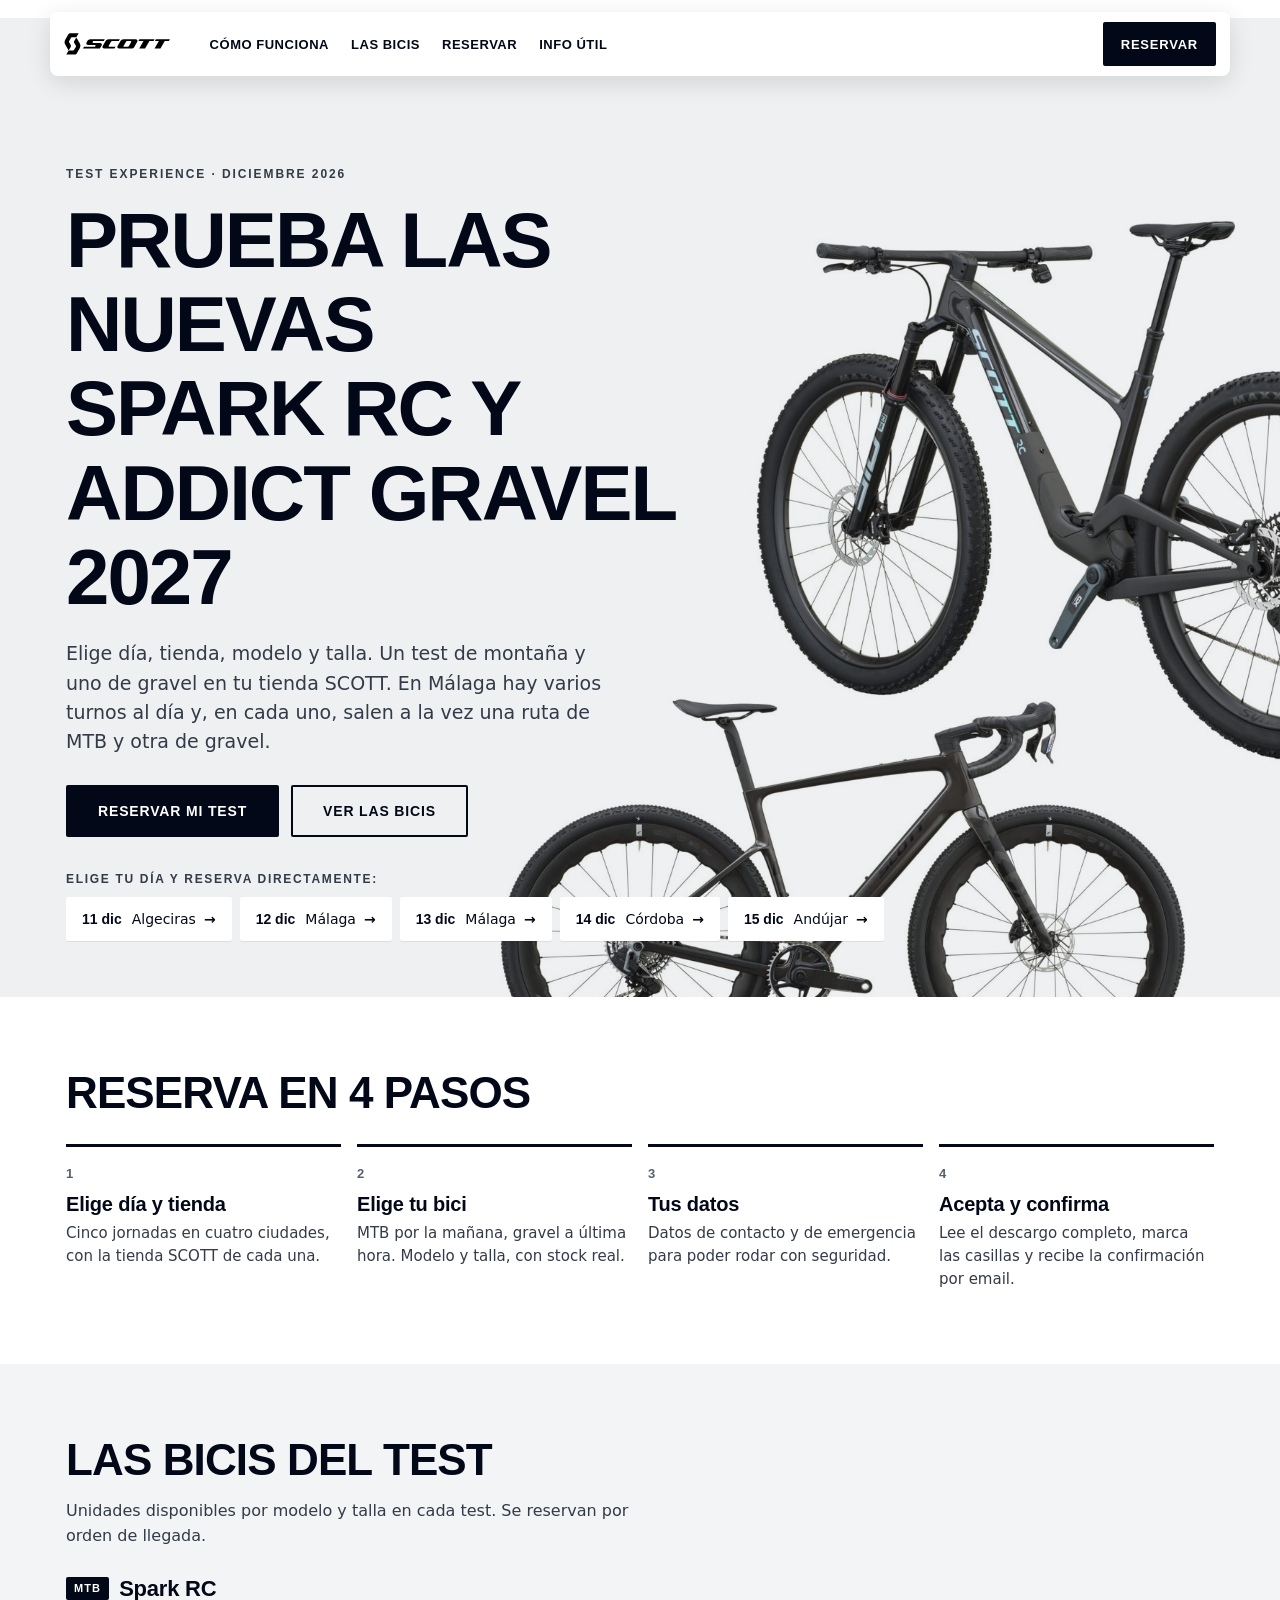
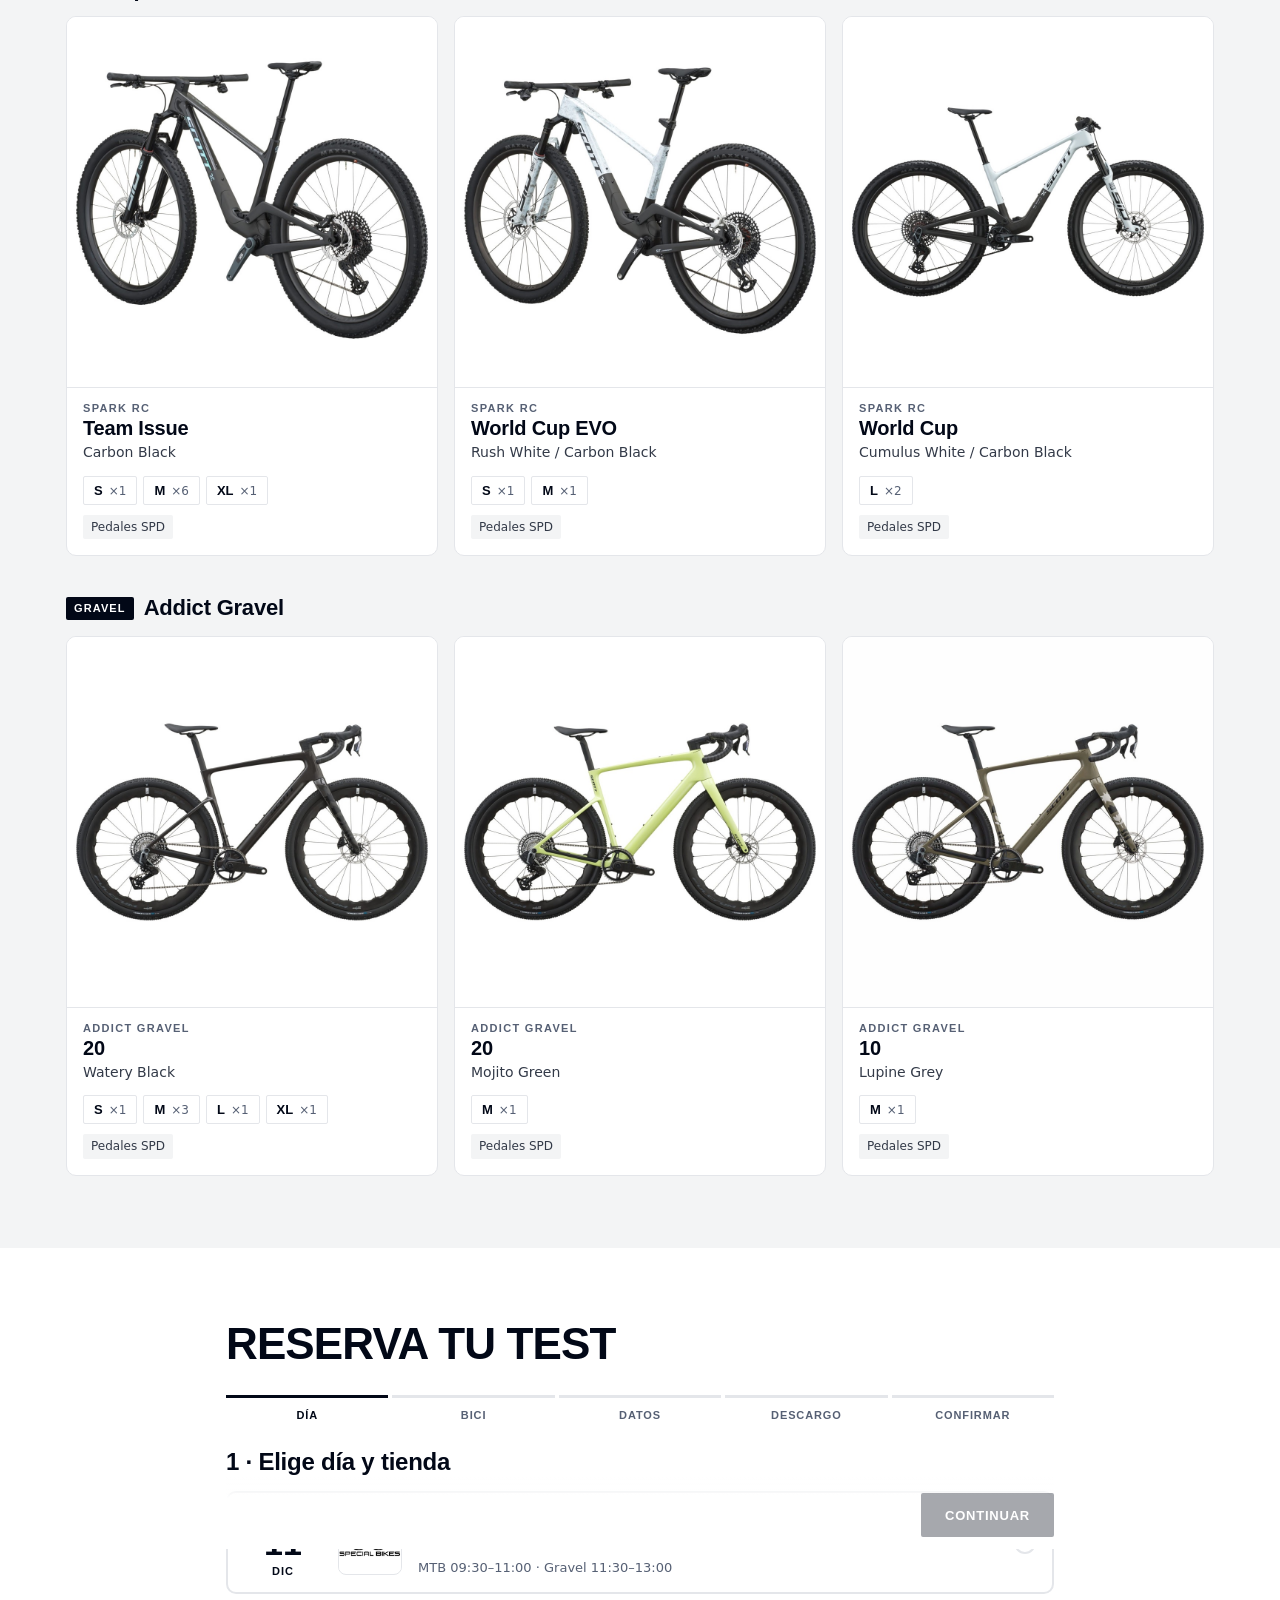
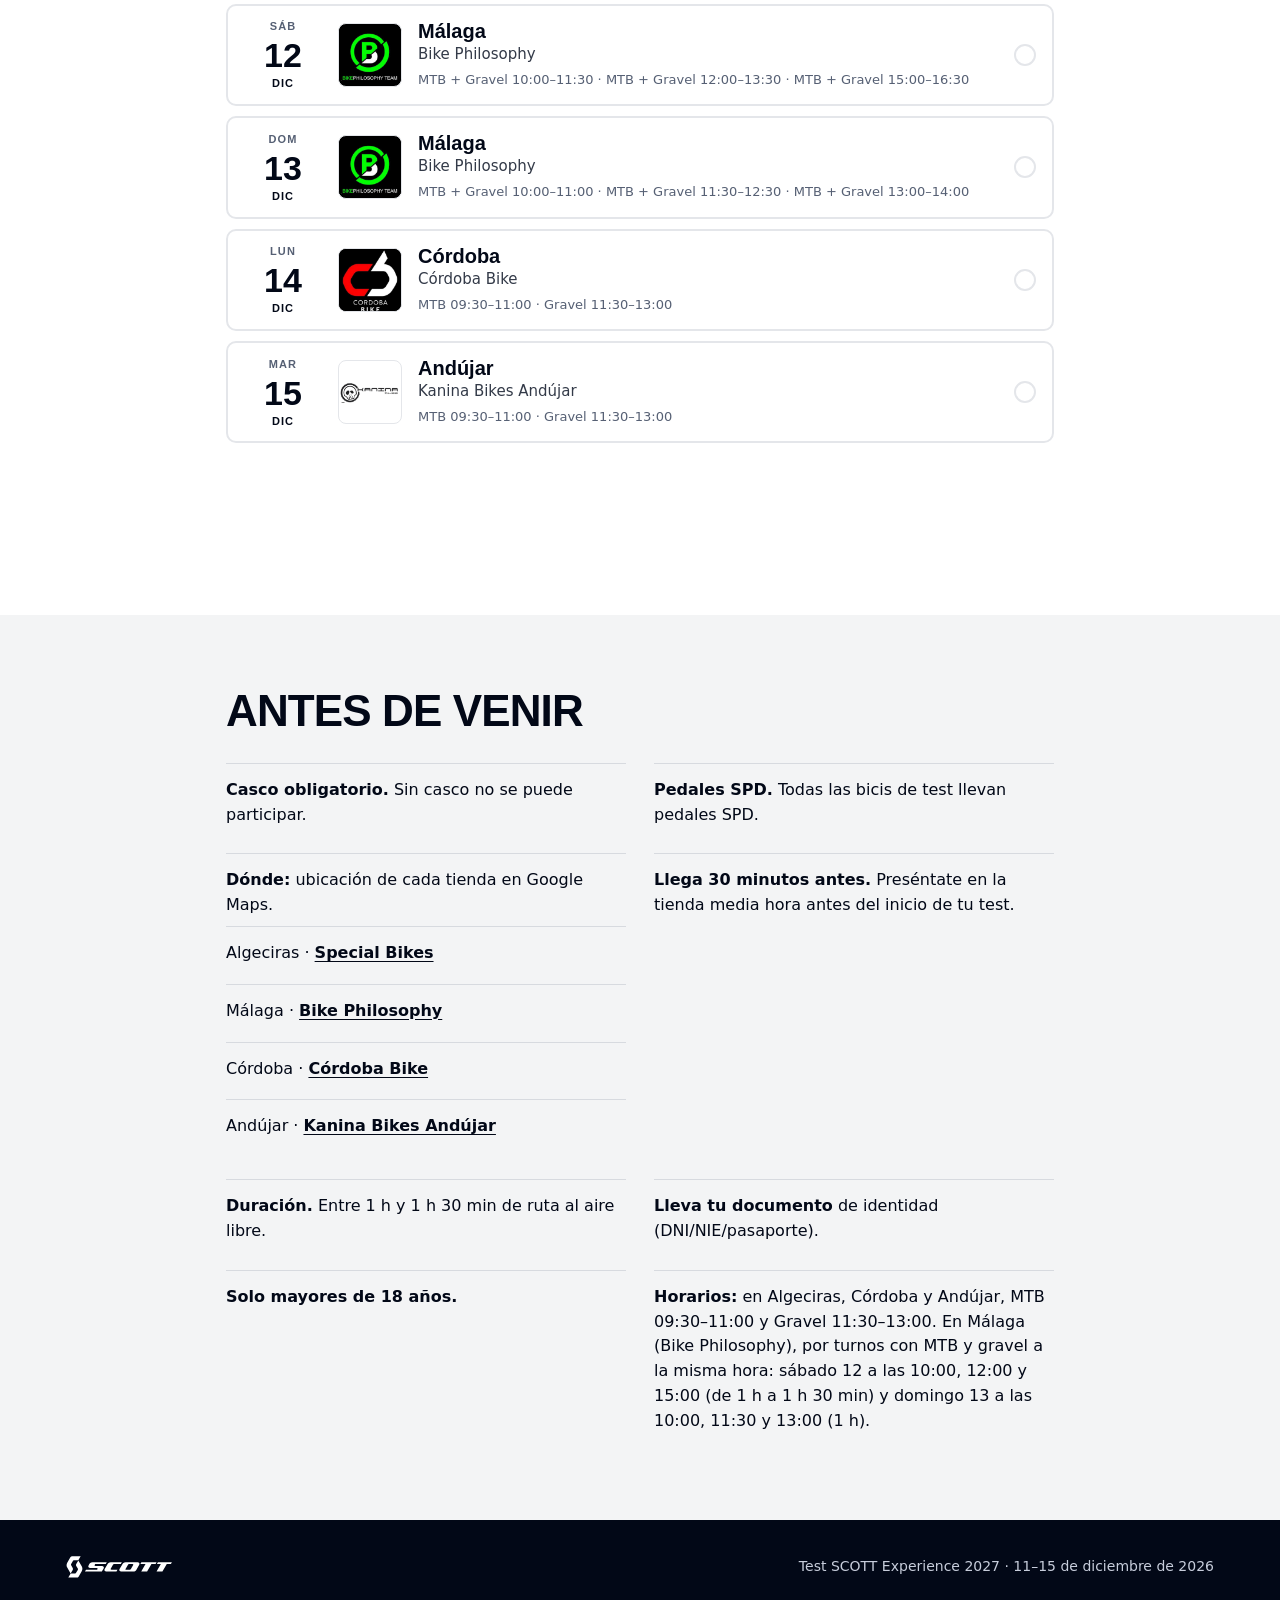
<file: index.html>
<!doctype html>
<html lang="es">
<head>
  <meta charset="utf-8">
  <meta name="viewport" content="width=device-width, initial-scale=1">
  <title>Test SCOTT Experience 2027 · Reserva tu bici de test</title>
  <meta name="description" content="Prueba la SCOTT Spark RC y la Addict Gravel 2027. Del 11 al 15 de diciembre en Algeciras, Málaga, Córdoba y Andújar. Reserva tu bici y tu talla.">
  <meta name="theme-color" content="#ffffff">
  <meta name="color-scheme" content="light">
  <link rel="icon" href="data:image/svg+xml,%3Csvg xmlns='http://www.w3.org/2000/svg' viewBox='0 0 64 64'%3E%3Crect width='64' height='64' rx='10' fill='%23020817'/%3E%3Cpath d='M40 18c-2-3-5-4-9-4-7 0-11 4-11 9 0 5 3 7 10 9l5 2c3 1 4 2 4 4s-3 4-7 4c-5 0-8-2-10-5l-5 6c3 4 8 6 15 6 9 0 14-5 14-11 0-5-3-8-10-10l-5-2c-3-1-4-2-4-3 0-2 2-3 5-3 3 0 5 1 7 3z' fill='%23fff'/%3E%3C/svg%3E">

  <!-- Vista previa al compartir (WhatsApp, Telegram, redes). Sustituye TU-DOMINIO con tools/set_domain.sh -->
  <meta property="og:type" content="website">
  <meta property="og:locale" content="es_ES">
  <meta property="og:site_name" content="SCOTT Experience 2027">
  <meta property="og:title" content="Test SCOTT Experience 2027 · Reserva tu bici de test">
  <meta property="og:description" content="Spark RC y Addict Gravel 2027. 11–15 dic · Algeciras · Málaga · Córdoba · Andújar. Plazas limitadas por talla.">
  <meta property="og:url" content="https://rjsanchez9-prog.github.io/scott-experience-2027/">
  <meta property="og:image" content="https://rjsanchez9-prog.github.io/scott-experience-2027/assets/img/og-scott-experience-2027.jpg">
  <meta property="og:image:secure_url" content="https://rjsanchez9-prog.github.io/scott-experience-2027/assets/img/og-scott-experience-2027.jpg">
  <meta property="og:image:type" content="image/jpeg">
  <meta property="og:image:width" content="1200">
  <meta property="og:image:height" content="630">
  <meta property="og:image:alt" content="SCOTT Experience 2027: test de las bicicletas Spark RC y Addict Gravel">
  <meta name="twitter:card" content="summary_large_image">
  <meta name="twitter:title" content="Test SCOTT Experience 2027 · Reserva tu bici de test">
  <meta name="twitter:description" content="Spark RC y Addict Gravel 2027. 11–15 dic · Algeciras · Málaga · Córdoba · Andújar.">
  <meta name="twitter:image" content="https://rjsanchez9-prog.github.io/scott-experience-2027/assets/img/og-scott-experience-2027.jpg">

  <link rel="stylesheet" href="css/style.css?v=10">
</head>
<body>
  <div id="demo-banner" class="demo-banner" hidden>Modo demostración · las reservas no se envían a ningún sitio (falta configurar API_URL)</div>

  <header class="site-header" id="top">
    <div class="nav-pill">
      <a class="brand" href="#top" title="Ir al inicio" aria-label="SCOTT Experience 2027, ir al inicio">
        <img src="assets/img/scott-logo.svg" alt="SCOTT" width="120" height="25">
      </a>
      <nav class="nav-links" aria-label="Principal">
        <a href="#como-funciona">Cómo funciona</a>
        <a href="#bicis">Las bicis</a>
        <a href="#reservar">Reservar</a>
        <a href="#info">Info útil</a>
      </nav>
      <a class="btn btn-sm" href="#reservar">Reservar</a>
    </div>
  </header>

  <main>
    <!-- HERO -->
    <section class="hero">
      <div class="hero-bg" aria-hidden="true">
        <img class="hero-bike hero-bike-a" src="assets/img/bikes/team-issue-carbon-black.jpg" alt="" width="1000" height="1000">
        <img class="hero-bike hero-bike-b" src="assets/img/bikes/gravel-20-watery-black.jpg" alt="" width="1000" height="1000">
      </div>
      <div class="wrap hero-inner">
        <p class="eyebrow">Test Experience · Diciembre 2026</p>
        <h1>Prueba las nuevas<br><span class="nowrap">Spark RC</span> y <span class="nowrap">Addict Gravel</span> 2027</h1>
        <p class="lead">Elige día, tienda, modelo y talla. Un test de montaña y uno de gravel en tu tienda SCOTT. En Málaga hay varios turnos al día y, en cada uno, salen a la vez una ruta de MTB y otra de gravel.</p>
        <div class="hero-cta">
          <a class="btn btn-lg" href="#reservar">Reservar mi test</a>
          <a class="btn btn-lg btn-ghost" href="#bicis">Ver las bicis</a>
        </div>
        <p class="hero-dates-label" id="hero-dates-label">Elige tu día y reserva directamente:</p>
        <ul class="hero-dates" aria-labelledby="hero-dates-label">
          <li><button type="button" class="date-chip" data-date="2026-12-11" aria-label="Reservar el viernes 11 de diciembre en Algeciras"><b>11 dic</b> Algeciras <span class="arr" aria-hidden="true">→</span></button></li>
          <li><button type="button" class="date-chip" data-date="2026-12-12" aria-label="Reservar el sábado 12 de diciembre en Málaga"><b>12 dic</b> Málaga <span class="arr" aria-hidden="true">→</span></button></li>
          <li><button type="button" class="date-chip" data-date="2026-12-13" aria-label="Reservar el domingo 13 de diciembre en Málaga"><b>13 dic</b> Málaga <span class="arr" aria-hidden="true">→</span></button></li>
          <li><button type="button" class="date-chip" data-date="2026-12-14" aria-label="Reservar el lunes 14 de diciembre en Córdoba"><b>14 dic</b> Córdoba <span class="arr" aria-hidden="true">→</span></button></li>
          <li><button type="button" class="date-chip" data-date="2026-12-15" aria-label="Reservar el martes 15 de diciembre en Andújar"><b>15 dic</b> Andújar <span class="arr" aria-hidden="true">→</span></button></li>
        </ul>
      </div>
    </section>

    <!-- COMO FUNCIONA -->
    <section class="section" id="como-funciona">
      <div class="wrap">
        <h2>Reserva en 4 pasos</h2>
        <ol class="steps-cards">
          <li><span class="num">1</span><h3>Elige día y tienda</h3><p>Cinco jornadas en cuatro ciudades, con la tienda SCOTT de cada una.</p></li>
          <li><span class="num">2</span><h3>Elige tu bici</h3><p>MTB por la mañana, gravel a última hora. Modelo y talla, con stock real.</p></li>
          <li><span class="num">3</span><h3>Tus datos</h3><p>Datos de contacto y de emergencia para poder rodar con seguridad.</p></li>
          <li><span class="num">4</span><h3>Acepta y confirma</h3><p>Lee el descargo completo, marca las casillas y recibe la confirmación por email.</p></li>
        </ol>
      </div>
    </section>

    <!-- BICIS -->
    <section class="section section-soft" id="bicis">
      <div class="wrap">
        <h2>Las bicis del test</h2>
        <p class="section-lead">Unidades disponibles por modelo y talla en cada test. Se reservan por orden de llegada.</p>

        <h3 class="group-title"><span class="tag">MTB</span> Spark RC</h3>
        <div class="bike-grid" id="gallery-mtb"></div>

        <h3 class="group-title"><span class="tag">Gravel</span> Addict Gravel</h3>
        <div class="bike-grid" id="gallery-gravel"></div>
      </div>
    </section>

    <!-- RESERVA -->
    <section class="section" id="reservar">
      <div class="wrap wrap-narrow">
        <h2>Reserva tu test</h2>
        <ol class="stepper" id="stepper" aria-label="Progreso de la reserva">
          <li data-step="1">Día</li>
          <li data-step="2">Bici</li>
          <li data-step="3">Datos</li>
          <li data-step="4">Descargo</li>
          <li data-step="5">Confirmar</li>
        </ol>

        <div id="booking" class="booking">
          <!-- Zona de la tienda: visible en todo el proceso de reserva (pasos 2-5 y confirmación) -->
          <div class="store-banner" id="store-banner" hidden></div>

          <!-- Paso 1 -->
          <div class="panel" data-panel="1">
            <h3>1 · Elige día y tienda</h3>
            <div class="day-grid" id="day-grid"></div>
          </div>

          <!-- Paso 2 -->
          <div class="panel" data-panel="2" hidden>
            <h3>2 · Elige tu bici y talla</h3>
            <p class="panel-sub" id="day-summary"></p>

            <!-- Guía de tallas: altura -> talla recomendada por SCOTT; guía oficial plegada -->
            <section class="size-helper" id="size-helper" aria-labelledby="sh-title">
              <div class="sh-top">
                <div class="sh-text">
                  <h4 id="sh-title">¿Qué talla necesito?</h4>
                  <p>Escribe tu altura y marcamos la talla que recomienda SCOTT.</p>
                </div>
                <label class="sh-field"><span class="sr-only">Tu altura en centímetros</span>
                  <input id="height-input" type="number" inputmode="numeric" min="120" max="230" step="1" placeholder="Ej. 178" autocomplete="off">
                  <b aria-hidden="true">cm</b></label>
              </div>
              <div class="sh-result" id="size-result" role="status" aria-live="polite"></div>
              <details class="sh-details">
                <summary>Ver la guía oficial de tallas SCOTT</summary>
                <div class="sh-guides" id="size-guides"></div>
              </details>
            </section>

            <div id="tests-box"></div>
          </div>

          <!-- Paso 3 -->
          <div class="panel" data-panel="3" hidden>
            <h3>3 · Tus datos</h3>
            <form id="kyc-form" novalidate autocomplete="on">
              <div class="form-grid">
                <label class="field"><span>Nombre</span><input name="nombre" type="text" autocomplete="given-name" required maxlength="60"></label>
                <label class="field"><span>Apellidos</span><input name="apellidos" type="text" autocomplete="family-name" required maxlength="80"></label>
                <label class="field"><span>DNI / NIE / Pasaporte</span><input name="documento" type="text" autocomplete="off" required maxlength="20" autocapitalize="characters"></label>
                <label class="field"><span>Fecha de nacimiento</span><input name="nacimiento" type="date" autocomplete="bday" required max="" min="1920-01-01"></label>
                <label class="field"><span>Teléfono</span><input name="telefono" type="tel" autocomplete="tel" inputmode="tel" required maxlength="20"></label>
                <label class="field"><span>Correo electrónico</span><input name="email" type="email" autocomplete="email" required maxlength="120"></label>
                <label class="field"><span>Contacto de emergencia (nombre)</span><input name="emergenciaNombre" type="text" autocomplete="off" required maxlength="80"></label>
                <label class="field"><span>Teléfono de emergencia</span><input name="emergenciaTelefono" type="tel" inputmode="tel" autocomplete="off" required maxlength="20"></label>
                <label class="field"><span>Peso (kg)</span><input name="peso" type="number" inputmode="decimal" min="30" max="250" step="0.1" required placeholder="Ej. 72"></label>
                <label class="field"><span>Altura de sillín (cm) <em class="opt">opcional</em></span><input name="sillin" type="number" inputmode="decimal" min="50" max="100" step="0.1" placeholder="Ej. 74"></label>
              </div>
              <p class="hint">Solo pueden participar personas mayores de 18 años. El peso y la altura de sillín (si la conoces) sirven para dejar la bici preparada.</p>
              <p class="form-error" id="kyc-error" role="alert" hidden></p>
            </form>
          </div>

          <!-- Paso 4 -->
          <div class="panel" data-panel="4" hidden>
            <h3>4 · Descargo de responsabilidad</h3>
            <p class="panel-sub">Para poder participar debes leer el documento <strong>completo</strong> y aceptarlo. Desplázate hasta el final.</p>

            <div class="waiver-progress" aria-hidden="true"><i id="waiver-bar"></i></div>
            <div class="waiver" id="waiver" tabindex="0" role="region" aria-label="Documento de información, aceptación de riesgos y participación">
              <h4>Documento de información, aceptación de riesgos y participación</h4>
              <p class="waiver-meta">Test de bicicletas SCOTT 2027 · Evento: Test SCOTT Spark RC 2027 / SCOTT Addict Gravel 2027</p>

              <h5>1. Información sobre la actividad</h5>
              <p>Declaro que se me ha informado de que la actividad consiste en una prueba de bicicleta en ruta, con una duración aproximada de entre 1 hora y 1 hora y 30 minutos. La actividad se desarrolla al aire libre y puede incluir circulación por caminos, pistas, vías compartidas u otros terrenos propios de la ruta.</p>

              <h5>2. Riesgos y aceptación informada</h5>
              <p>Entiendo que montar en bicicleta implica riesgos inherentes, entre ellos caídas, colisiones, pérdida de control, irregularidades del terreno, condiciones meteorológicas, interacción con otros usuarios de la vía y posibles lesiones personales o daños materiales.</p>
              <p>Confirmo que participo voluntariamente, que he podido plantear las dudas que considero necesarias y que acepto estos riesgos propios de la actividad.</p>

              <h5>3. Condiciones de participación y uso de la bicicleta</h5>
              <p>Me comprometo a llevar un casco adecuado y correctamente abrochado durante toda la prueba. Sé que el casco es obligatorio y que, si no dispongo de él, no podré participar.</p>
              <p>Declaro que me encuentro en condiciones físicas adecuadas para realizar la actividad y me comprometo a informar a la organización de cualquier circunstancia que pueda afectar a mi seguridad.</p>
              <p>Me comprometo a seguir las indicaciones de la organización, respetar las normas de circulación y convivencia, adaptar la velocidad a mis capacidades y a las condiciones del recorrido, y mantener una distancia prudente con los demás participantes.</p>
              <p>Utilizaré la bicicleta con cuidado, únicamente durante la prueba y conforme a las instrucciones recibidas. Comunicaré inmediatamente cualquier avería, daño o incidencia y no realizaré ajustes ni modificaciones sin autorización.</p>
              <p>No participaré bajo los efectos del alcohol, drogas o sustancias que puedan afectar a mis capacidades. Podré abandonar la actividad si no me encuentro bien o si considero que las condiciones no son seguras.</p>

              <h5>4. Responsabilidad</h5>
              <p>Comprendo que soy responsable de actuar con prudencia, atender las indicaciones recibidas y utilizar correctamente la bicicleta.</p>
              <p>La presente declaración no supone una renuncia a los derechos que legalmente me correspondan ni excluye las responsabilidades que no puedan excluirse conforme a la legislación aplicable, incluidas las que pudieran derivarse de dolo o negligencia de la organización. La responsabilidad por daños a la bicicleta se determinará, en su caso, atendiendo a las circunstancias y a la normativa aplicable; la firma de este documento no implica asumir automáticamente cualquier daño o coste.</p>

              <h5>5. Asistencia en caso de emergencia</h5>
              <p>En caso de accidente o emergencia, autorizo a la organización a facilitar a los servicios de emergencia la información relevante que haya proporcionado y a solicitar asistencia cuando resulte razonablemente necesario. Entiendo que cualquier tratamiento médico será prestado por los profesionales correspondientes conforme a sus protocolos.</p>

              <h5>6. Declaración y firma</h5>
              <p>Declaro que he leído y comprendido este documento, que la información facilitada es correcta y que he podido formular preguntas antes de participar. Confirmo mi participación voluntaria en el test.</p>
              <p class="waiver-end">— Fin del documento —</p>
            </div>
            <p class="waiver-status" id="waiver-status">Aún no has llegado al final del documento.</p>

            <div class="waiver-accept">
              <label class="check"><input type="checkbox" id="waiver-read" disabled>
                <span>He <strong>leído y comprendido</strong> el documento completo.</span></label>
              <label class="check"><input type="checkbox" id="waiver-check" disabled>
                <span><strong>Acepto las condiciones</strong> del documento, incluido el uso obligatorio del casco.</span></label>
              <label class="check"><input type="checkbox" id="privacy-check">
                <span>Acepto el <button type="button" class="link" id="open-privacy">tratamiento de mis datos personales</button> para gestionar mi reserva y la seguridad de la actividad.</span></label>
              <p class="doc-link"><a href="assets/docs/descargo-v2-2027.docx" download>Descargar el documento original (.docx)</a></p>
            </div>
            <p class="form-error" id="waiver-error" role="alert" hidden></p>
          </div>

          <!-- Paso 5 -->
          <div class="panel" data-panel="5" hidden>
            <h3>5 · Revisa y confirma</h3>
            <div id="summary" class="summary"></div>
            <div class="hp" aria-hidden="true"><label>No rellenar este campo<input type="text" id="hp-field" name="website" tabindex="-1" autocomplete="off"></label></div>
            <p class="hint">Al confirmar, tu reserva queda <strong>confirmada</strong> y te enviamos un email con todos los datos y un enlace para cancelarla si no puedes venir.</p>
            <p class="form-error" id="submit-error" role="alert" hidden></p>
          </div>

          <!-- Exito -->
          <div class="panel success" data-panel="done" hidden>
            <div class="success-icon" id="done-icon" aria-hidden="true">✓</div>
            <h3 id="done-title">¡Reserva confirmada!</h3>
            <p class="ref">Referencia <strong id="done-ref"></strong></p>
            <div id="done-summary" class="summary"></div>
            <p class="hint" id="done-note"></p>
            <div class="done-actions" id="done-actions"></div>
            <button class="btn btn-ghost" type="button" id="new-booking">Hacer otra reserva</button>
          </div>

          <p class="status" id="status" role="status" aria-live="polite"></p>

          <div class="nav-buttons" id="nav-buttons">
            <button class="btn btn-ghost" type="button" id="btn-back" hidden>Atrás</button>
            <button class="btn" type="button" id="btn-next" disabled>Continuar</button>
          </div>
        </div>
      </div>
    </section>

    <!-- INFO -->
    <section class="section section-soft" id="info">
      <div class="wrap wrap-narrow">
        <h2>Antes de venir</h2>
        <ul class="info-list">
          <li><b>Casco obligatorio.</b> Sin casco no se puede participar.</li>
          <li><b>Pedales SPD.</b> Todas las bicis de test llevan pedales SPD.</li>
          <li id="ubicaciones"><b>Dónde:</b> ubicación de cada tienda en Google Maps.
            <ul class="loc-list">
              <li>Algeciras · <a href="https://maps.app.goo.gl/Sm2qDsy3iYJcYGqA6" target="_blank" rel="noopener noreferrer">Special Bikes</a></li>
              <li>Málaga · <a href="https://maps.app.goo.gl/jEWQp1VuHFSCoQHi9" target="_blank" rel="noopener noreferrer">Bike Philosophy</a></li>
              <li>Córdoba · <a href="https://maps.app.goo.gl/A6LpH7HkqhRABzZA7" target="_blank" rel="noopener noreferrer">Córdoba Bike</a></li>
              <li>Andújar · <a href="https://maps.app.goo.gl/7miXMEmDyBrKGWtb8" target="_blank" rel="noopener noreferrer">Kanina Bikes Andújar</a></li>
            </ul></li>
          <li><b>Llega 30 minutos antes.</b> Preséntate en la tienda media hora antes del inicio de tu test.</li>
          <li><b>Duración.</b> Entre 1 h y 1 h 30 min de ruta al aire libre.</li>          <li><b>Lleva tu documento</b> de identidad (DNI/NIE/pasaporte).</li>
          <li><b>Solo mayores de 18 años.</b></li>
          <li><b>Horarios:</b> en Algeciras, Córdoba y Andújar, MTB 09:30–11:00 y Gravel 11:30–13:00. En Málaga (Bike Philosophy), por turnos con MTB y gravel a la misma hora: sábado 12 a las 10:00, 12:00 y 15:00 (de 1 h a 1 h 30 min) y domingo 13 a las 10:00, 11:30 y 13:00 (1 h).</li>
        </ul>
      </div>
    </section>
  </main>

  <footer class="site-footer">
    <div class="wrap footer-inner">
      <img src="assets/img/scott-logo.svg" alt="SCOTT" width="110" height="23" class="footer-logo">
      <p>Test SCOTT Experience 2027 · 11–15 de diciembre de 2026</p>
    </div>
  </footer>

  <dialog id="privacy-dialog" class="dialog" aria-labelledby="privacy-title">
    <form method="dialog">
      <h3 id="privacy-title">Tratamiento de datos personales</h3>
      <p><strong>Finalidad:</strong> gestionar tu reserva del test, contactar contigo si hay cambios y poder actuar en caso de accidente o emergencia, facilitando tus datos a los servicios de emergencia si fuera necesario.</p>
      <p><strong>Datos:</strong> identificación, fecha de nacimiento, contacto, contacto de emergencia y aceptación del descargo.</p>
      <p><strong>Destinatarios:</strong> la organización del test y la tienda en la que reserves. No se ceden a terceros salvo obligación legal o emergencia.</p>
      <p><strong>Confirmación y cancelación:</strong> usamos tu correo para enviarte la confirmación y un enlace personal con el que cancelar tu reserva. Una copia con tus datos de contacto, peso y altura de sillín (si la indicas) llega a la organización y al coordinador de la tienda donde reservas, para preparar las bicis.</p>
      <p><strong>Derechos:</strong> puedes solicitar acceso, rectificación, supresión u oposición escribiendo a la organización.</p>
      <button class="btn" value="close">Entendido</button>
    </form>
  </dialog>

  <script src="js/config.js?v=10"></script>
  <script src="js/data.js?v=10"></script>
  <script src="js/app.js?v=10"></script>
</body>
</html>
</file>
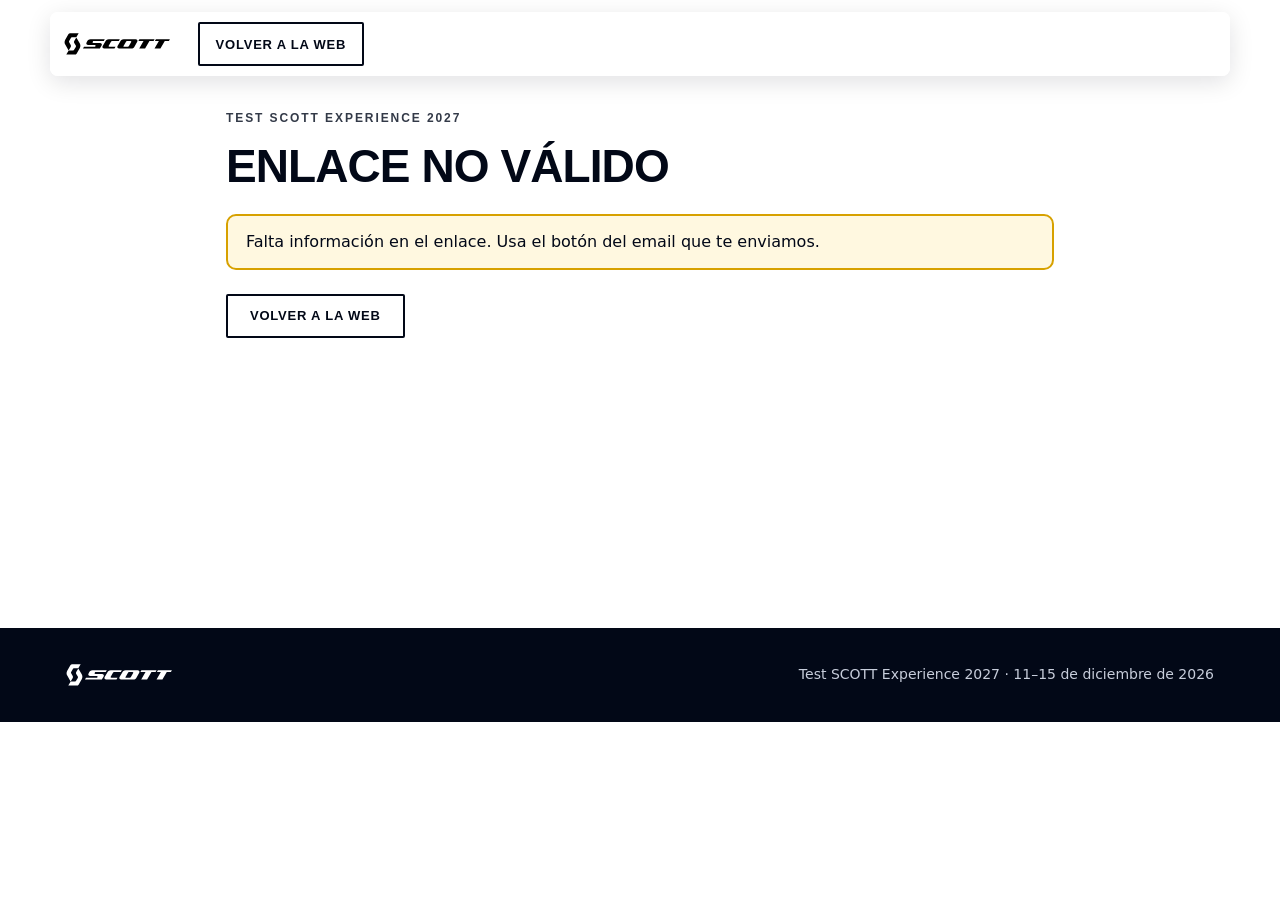
<file: reserva.html>
<!doctype html>
<html lang="es">
<head>
  <meta charset="utf-8">
  <meta name="viewport" content="width=device-width, initial-scale=1">
  <title>Tu reserva · Test SCOTT Experience 2027</title>
  <meta name="robots" content="noindex, nofollow">
  <meta name="color-scheme" content="light">
  <meta name="theme-color" content="#ffffff">
  <link rel="icon" href="data:image/svg+xml,%3Csvg xmlns='http://www.w3.org/2000/svg' viewBox='0 0 64 64'%3E%3Crect width='64' height='64' rx='10' fill='%23020817'/%3E%3Cpath d='M40 18c-2-3-5-4-9-4-7 0-11 4-11 9 0 5 3 7 10 9l5 2c3 1 4 2 4 4s-3 4-7 4c-5 0-8-2-10-5l-5 6c3 4 8 6 15 6 9 0 14-5 14-11 0-5-3-8-10-10l-5-2c-3-1-4-2-4-3 0-2 2-3 5-3 3 0 5 1 7 3z' fill='%23fff'/%3E%3C/svg%3E">
  <link rel="stylesheet" href="css/style.css?v=10">
</head>
<body class="manage-page">
  <header class="site-header">
    <div class="nav-pill">
      <a class="brand" href="./" aria-label="SCOTT Experience 2027, inicio"><img src="assets/img/scott-logo.svg" alt="SCOTT" width="120" height="25"></a>
      <a class="btn btn-sm btn-ghost" href="./">Volver a la web</a>
    </div>
  </header>

  <main class="section">
    <div class="wrap wrap-narrow">
      <p class="eyebrow">Test SCOTT Experience 2027</p>
      <h1 class="manage-title" id="m-title">Tu reserva</h1>

      <div id="m-loading" class="manage-card"><p class="status loading" role="status">Cargando tu reserva…</p></div>
      <div id="m-body" hidden>
        <div id="m-banner" class="m-banner" role="status"></div>
        <div id="m-summary" class="summary"></div>
        <p class="hint" id="m-note"></p>
        <p class="form-error" id="m-error" role="alert" hidden></p>
        <div class="m-actions" id="m-actions"></div>
      </div>
    </div>
  </main>

  <footer class="site-footer">
    <div class="wrap footer-inner">
      <img src="assets/img/scott-logo.svg" alt="SCOTT" width="110" height="23" class="footer-logo">
      <p>Test SCOTT Experience 2027 · 11–15 de diciembre de 2026</p>
    </div>
  </footer>

  <script src="js/config.js?v=10"></script>
  <script src="js/reserva.js?v=10"></script>
</body>
</html>
</file>
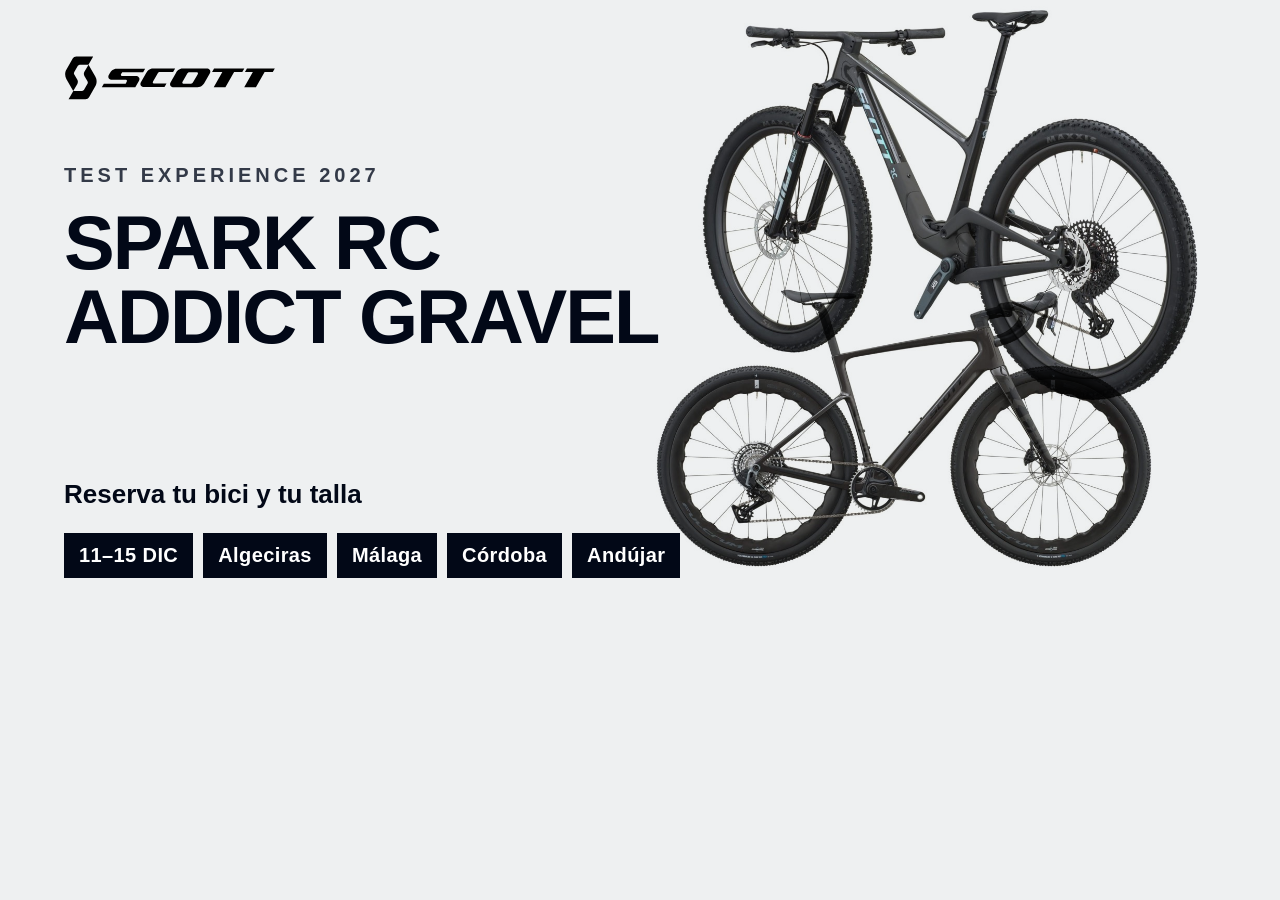
<file: tools/og-source.html>
<!doctype html>
<html lang="es"><head><meta charset="utf-8">
<!-- Fuente de la imagen para compartir (WhatsApp/redes). Se renderiza a 1200x630 con tools/make_og.sh -->
<style>
  html,body{margin:0;width:1200px;height:630px;overflow:hidden}
  body{position:relative;background:#eef0f1;font-family:"Helvetica Neue",Helvetica,Arial,sans-serif;color:#020817}
  .bike{position:absolute;mix-blend-mode:multiply}
  .a{width:520px;right:-10px;top:-52px}
  .b{width:520px;right:36px;top:168px}
  .logo{position:absolute;left:64px;top:56px;height:44px}
  .eyebrow{position:absolute;left:64px;top:164px;font-weight:700;font-size:20px;letter-spacing:.2em;text-transform:uppercase;color:#333a48}
  h1{position:absolute;left:64px;top:206px;margin:0;font-size:76px;line-height:.98;font-weight:800;letter-spacing:-.025em;text-transform:uppercase;width:600px}
  .dates{position:absolute;left:64px;bottom:52px;display:flex;gap:10px}
  .dates span{background:#020817;color:#fff;font-weight:700;font-size:20px;padding:11px 15px;letter-spacing:.02em}
  .dates b{font-weight:800}
  .tag{position:absolute;left:64px;bottom:120px;font-size:26px;font-weight:700;color:#020817}
</style></head>
<body>
  <img class="bike a" src="../assets/img/bikes/team-issue-carbon-black.jpg" alt="">
  <img class="bike b" src="../assets/img/bikes/gravel-20-watery-black.jpg" alt="">
  <img class="logo" src="../assets/img/scott-logo.svg" alt="SCOTT">
  <div class="eyebrow">Test Experience 2027</div>
  <h1>Spark RC<br>Addict Gravel</h1>
  <div class="tag">Reserva tu bici y tu talla</div>
  <div class="dates"><span><b>11–15 DIC</b></span><span>Algeciras</span><span>Málaga</span><span>Córdoba</span><span>Andújar</span></div>
</body></html>
</file>
<file: css/style.css>
/* Test SCOTT Experience 2027 - estilo inspirado en scott-sports.com:
   fondo blanco, tinta casi negra, titulares en negrita (Alcyone -> Helvetica Neue/Arial),
   cuerpo en Open Sans/sistema, cabecera en "pastilla" flotante, botones oscuros de esquina casi recta. */
:root {
  --ink: #020817;
  --ink-2: #333a48;
  --muted: #566074;
  --line: #e4e6ea;
  --soft: #f3f4f5;
  --paper: #ffffff;
  --accent: #0099ff;
  --ok: #0b7a3b;
  --err: #c0262d;
  --err-bg: #fdecec;
  --radius: 4px;
  --radius-lg: 10px;
  --font-head: "Alcyone", "Helvetica Neue", Helvetica, Arial, sans-serif;
  --font-body: "Open Sans", system-ui, -apple-system, "Segoe UI", Roboto, sans-serif;
  --gutter: 16px;
}
*, *::before, *::after { box-sizing: border-box; }
html { scroll-behavior: smooth; scroll-padding-top: 96px; -webkit-text-size-adjust: 100%; }
body {
  margin: 0; background: var(--paper); color: var(--ink);
  font: 400 16px/1.55 var(--font-body); color-scheme: light;
}
img { max-width: 100%; display: block; }
a { color: inherit; }
h1, h2, h3, h4, h5 { font-family: var(--font-head); font-weight: 700; line-height: 1.08; margin: 0; letter-spacing: -.01em; }
p { margin: 0; }
button { font: inherit; }
:focus-visible { outline: 3px solid var(--accent); outline-offset: 2px; }
.wrap { width: 100%; max-width: 1180px; margin: 0 auto; padding: 0 var(--gutter); }
.wrap-narrow { max-width: 860px; }
.nowrap { white-space: nowrap; }

.demo-banner { background: #ffe14d; color: #231c00; text-align: center; font-size: 13px; font-weight: 700; padding: 8px var(--gutter); position: relative; z-index: 60; }

/* Cabecera */
.site-header { position: sticky; top: 0; z-index: 50; padding: 12px var(--gutter); pointer-events: none; }
.nav-pill {
  pointer-events: auto; max-width: 1180px; margin: 0 auto; background: rgba(255,255,255,.96);
  backdrop-filter: blur(8px); border-radius: 8px; box-shadow: 0 6px 24px rgba(2,8,23,.12);
  display: flex; align-items: center; gap: 24px; padding: 10px 14px;
}
.brand img { height: 22px; width: auto; }
.nav-links { display: flex; gap: 22px; margin-left: 12px; flex: 1; }
.nav-links a { font: 700 13px/1 var(--font-head); text-transform: uppercase; letter-spacing: .04em; text-decoration: none; padding: 8px 0; }
.nav-links a:hover { text-decoration: underline; text-underline-offset: 6px; }

/* Botones */
.btn {
  display: inline-flex; align-items: center; justify-content: center; gap: 8px; min-height: 44px;
  padding: 0 22px; border: 2px solid var(--ink); border-radius: 2px; background: var(--ink); color: #fff;
  font: 700 13px/1 var(--font-head); text-transform: uppercase; letter-spacing: .06em; cursor: pointer; text-decoration: none;
  transition: background .15s, color .15s, transform .05s;
}
.btn:hover:not(:disabled) { background: #1d2740; }
.btn:active:not(:disabled) { transform: translateY(1px); }
.btn:disabled { opacity: .35; cursor: not-allowed; }
.btn-sm { min-height: 44px; padding: 0 16px; }
.btn-lg { min-height: 52px; padding: 0 30px; font-size: 14px; }
.btn-ghost { background: transparent; color: var(--ink); }
.btn-ghost:hover:not(:disabled) { background: var(--ink); color: #fff; }

/* Hero */
.hero { position: relative; margin-top: -70px; padding: 150px 0 56px; background: #eef0f1; overflow: hidden; }
.hero-bg { position: absolute; inset: 0; pointer-events: none; }
.hero-bike { position: absolute; mix-blend-mode: multiply; width: min(62vw, 720px); height: auto; }
.hero-bike-a { right: -14%; top: 12%; }
.hero-bike-b { right: 6%; bottom: -26%; }
.hero-inner { position: relative; }
.eyebrow { font: 700 12px/1 var(--font-head); text-transform: uppercase; letter-spacing: .16em; color: var(--ink-2); margin-bottom: 18px; }
.hero h1 { font-size: clamp(34px, 7.4vw, 78px); text-transform: uppercase; max-width: 15ch; font-weight: 800; letter-spacing: -.025em; }
.hero h1 .nowrap { display: inline-block; }
.lead { font-size: clamp(16px, 2.2vw, 19px); max-width: 46ch; margin-top: 20px; color: var(--ink-2); }
.hero-cta { display: flex; flex-wrap: wrap; gap: 12px; margin-top: 28px; }
.hero-dates { list-style: none; display: flex; flex-wrap: wrap; gap: 8px; padding: 0; margin: 36px 0 0; }
.hero-dates li { background: #fff; border-radius: 2px; padding: 9px 14px; font-size: 14px; box-shadow: 0 1px 0 rgba(2,8,23,.06); }
.hero-dates b { font-family: var(--font-head); margin-right: 6px; }

/* Secciones */
.section { padding: 72px 0; }
.section-soft { background: var(--soft); }
.section h2 { font-size: clamp(28px, 4.6vw, 44px); text-transform: uppercase; font-weight: 800; letter-spacing: -.02em; margin-bottom: 28px; }
.section-lead { color: var(--ink-2); margin: -12px 0 28px; max-width: 60ch; }

.steps-cards { list-style: none; padding: 0; margin: 0; display: grid; gap: 16px; grid-template-columns: repeat(4, 1fr); }
.steps-cards li { border-top: 3px solid var(--ink); padding-top: 14px; }
.steps-cards .num { font: 800 13px var(--font-head); letter-spacing: .1em; color: var(--muted); }
.steps-cards h3 { font-size: 20px; margin: 8px 0 6px; }
.steps-cards p { color: var(--ink-2); font-size: 15px; }

/* Galeria de bicis */
.group-title { font-size: 22px; margin: 8px 0 16px; display: flex; align-items: center; gap: 10px; }
.group-title:not(:first-of-type) { margin-top: 40px; }
.tag { background: var(--ink); color: #fff; font: 700 11px/1 var(--font-head); letter-spacing: .1em; text-transform: uppercase; padding: 6px 8px; border-radius: 2px; }
.bike-grid { display: grid; grid-template-columns: repeat(3, 1fr); gap: 16px; }
.bike-card { background: var(--paper); border: 1px solid var(--line); border-radius: var(--radius-lg); overflow: hidden; display: flex; flex-direction: column; }
.bike-card .photo { background: #fff; aspect-ratio: 4/3; display: grid; place-items: center; }
.bike-card .photo img { width: 100%; height: 100%; object-fit: contain; mix-blend-mode: multiply; }
.bike-card .body { padding: 14px 16px 16px; border-top: 1px solid var(--line); }
.bike-card .fam { font: 700 11px var(--font-head); letter-spacing: .12em; text-transform: uppercase; color: var(--muted); }
.bike-card h4 { font-size: 20px; margin: 4px 0 2px; }
.bike-card .color { color: var(--ink-2); font-size: 14px; }
.chips { display: flex; flex-wrap: wrap; gap: 6px; margin-top: 12px; }
.chip { display: inline-flex; align-items: baseline; gap: 6px; padding: 6px 10px; border: 1px solid var(--line); border-radius: 2px; background: #fff; font: 700 13px var(--font-head); color: var(--ink); }
.chip small { font: 400 12px var(--font-body); color: var(--muted); }
.pedal { display: inline-block; margin-top: 10px; font-size: 12px; color: var(--ink-2); background: var(--soft); padding: 3px 8px; border-radius: 2px; }

/* Reserva */
.stepper { list-style: none; display: flex; gap: 4px; padding: 0; margin: 0 0 28px; counter-reset: s; }
.stepper li { flex: 1; text-align: center; font: 700 11px/1 var(--font-head); text-transform: uppercase; letter-spacing: .08em; color: var(--muted); padding-top: 12px; border-top: 3px solid var(--line); }
.stepper li.done { border-top-color: var(--ink); color: var(--ink-2); }
.stepper li.current { border-top-color: var(--ink); color: var(--ink); }
.booking { background: var(--paper); }
.panel > h3 { font-size: 24px; margin-bottom: 8px; }
.panel-sub { color: var(--ink-2); margin-bottom: 18px; }
.panel[hidden], [hidden] { display: none !important; }

.day-grid { display: grid; gap: 10px; margin-top: 16px; }
.day-card {
  display: grid; grid-template-columns: 78px 1fr auto; gap: 16px; align-items: center; text-align: left; width: 100%;
  background: var(--paper); border: 2px solid var(--line); border-radius: var(--radius-lg); padding: 14px 16px; cursor: pointer; color: inherit;
  transition: border-color .15s, box-shadow .15s;
}
.day-card:hover { border-color: var(--ink-2); }
.day-card[aria-pressed="true"] { border-color: var(--ink); box-shadow: inset 0 0 0 1px var(--ink); background: #fafafa; }
.day-date { text-align: center; line-height: 1; }
.day-date .dow { font: 700 11px var(--font-head); text-transform: uppercase; letter-spacing: .1em; color: var(--muted); }
.day-date .dnum { font: 800 34px var(--font-head); margin: 4px 0 2px; }
.day-date .dmon { font: 700 11px var(--font-head); text-transform: uppercase; letter-spacing: .1em; }
.day-info .city { font: 800 20px var(--font-head); }
.day-info .store { color: var(--ink-2); font-size: 15px; }
.day-info .tests { font-size: 13px; color: var(--muted); margin-top: 4px; }
/* Logo de tienda */
.logo-tile { display: grid; place-items: center; border-radius: 8px; overflow: hidden; border: 1px solid var(--line); flex: none; }
.logo-tile img { width: 100%; height: 100%; object-fit: contain; }
.logo-tile.sm { width: 64px; height: 64px; }
.logo-tile.lg { width: auto; min-width: 112px; height: 112px; }
.logo-tile.lg img { width: auto; max-width: 210px; min-width: 112px; }
.day-card { grid-template-columns: 78px 64px 1fr auto; }
.store-banner {
  display: flex; align-items: center; gap: 18px; padding: 16px 18px; margin-bottom: 24px;
  border: 2px solid var(--ink); border-radius: var(--radius-lg); background: #fafafa;
}
.store-banner .sb-text { min-width: 0; }
.store-banner .sb-eyebrow { font: 700 11px/1 var(--font-head); text-transform: uppercase; letter-spacing: .14em; color: var(--muted); margin-bottom: 8px; }
.store-banner .sb-name { font: 800 clamp(22px, 4vw, 30px)/1.05 var(--font-head); text-transform: uppercase; letter-spacing: -.01em; }
.store-banner .sb-meta { margin-top: 6px; color: var(--ink-2); font-size: 15px; }
.store-banner .sb-change { margin-left: auto; align-self: flex-start; }
.day-radio { width: 22px; height: 22px; border: 2px solid var(--line); border-radius: 50%; }
.day-card[aria-pressed="true"] .day-radio { border-color: var(--ink); background: radial-gradient(var(--ink) 45%, transparent 50%); }

.test-block { border: 2px solid var(--line); border-radius: var(--radius-lg); margin-top: 16px; overflow: hidden; }
.test-block.on { border-color: var(--ink); }
.test-block.blocked { opacity: .6; background: #f4f4f4; }
.test-block.blocked .test-head { cursor: not-allowed; background: #f4f4f4; }
.test-block.blocked .box { border-color: var(--line); }
.t-conflict { padding: 0 16px 14px 54px; font-size: 13px; color: var(--ink-2); background: #f4f4f4; }
.test-head { display: flex; align-items: center; gap: 14px; padding: 14px 16px; cursor: pointer; background: #fafafa; width: 100%; text-align: left; border: 0; color: inherit; }
.test-head .box { width: 24px; height: 24px; border: 2px solid var(--ink-2); border-radius: 3px; display: grid; place-items: center; flex: none; font-size: 15px; color: transparent; }
.test-block.on .box { background: var(--ink); border-color: var(--ink); color: #fff; }
.test-head .t-title { font: 800 18px var(--font-head); }
.test-head .t-sub { font-size: 14px; color: var(--ink-2); }
.test-head .left { flex: 1; }
.badge { font: 700 12px var(--font-head); padding: 6px 10px; border-radius: 2px; background: var(--soft); white-space: nowrap; }
.badge.low { background: #fff1d6; color: #7a4a00; }
.badge.out { background: var(--err-bg); color: var(--err); }
.test-body { padding: 4px 16px 16px; }
.pick-grid { display: grid; grid-template-columns: repeat(auto-fill, minmax(230px, 1fr)); gap: 12px; margin-top: 12px; }
.pick-card { border: 2px solid var(--line); border-radius: var(--radius-lg); overflow: hidden; background: #fff; }
.pick-card.selected { border-color: var(--ink); box-shadow: inset 0 0 0 1px var(--ink); }
.pick-card .photo { aspect-ratio: 4/3; display: grid; place-items: center; background: #fff; }
.pick-card .photo img { width: 100%; height: 100%; object-fit: contain; mix-blend-mode: multiply; }
.pick-card .pbody { padding: 10px 12px 12px; border-top: 1px solid var(--line); }
.pick-card .pname { font: 800 16px var(--font-head); }
.pick-card .pcolor { font-size: 13px; color: var(--ink-2); }
.size-chips { display: flex; flex-wrap: wrap; gap: 6px; margin-top: 10px; }
.size-btn { min-width: 52px; min-height: 44px; padding: 4px 10px; border: 2px solid var(--line); border-radius: 2px; background: #fff; cursor: pointer; font: 800 15px var(--font-head); color: var(--ink); display: flex; flex-direction: column; align-items: center; justify-content: center; line-height: 1.1; }
.size-btn small { font: 400 11px var(--font-body); color: var(--muted); }
.size-btn:hover:not(:disabled) { border-color: var(--ink-2); }
.size-btn[aria-pressed="true"] { background: var(--ink); border-color: var(--ink); color: #fff; }
.size-btn[aria-pressed="true"] small { color: #cbd2e0; }
.size-btn:disabled { opacity: .4; cursor: not-allowed; text-decoration: line-through; }

/* Formulario */
.form-grid { display: grid; grid-template-columns: 1fr 1fr; gap: 16px; margin-top: 16px; }
.field { display: flex; flex-direction: column; gap: 6px; }
.field > span { font: 700 13px var(--font-head); }
.field input { min-height: 46px; padding: 0 12px; border: 2px solid var(--line); border-radius: 2px; font: inherit; font-size: 16px; background: #fff; color: var(--ink); }
.field input:focus { border-color: var(--ink); outline: 3px solid rgba(0,153,255,.35); outline-offset: 0; }
.field input[aria-invalid="true"] { border-color: var(--err); background: var(--err-bg); }
.field input:disabled { background: var(--soft); }
.hint { font-size: 13px; color: var(--muted); margin-top: 12px; }
.form-error { margin-top: 16px; padding: 12px 14px; background: var(--err-bg); color: var(--err); border-radius: 2px; font-weight: 700; font-size: 14px; }

/* Descargo */
.waiver-progress { height: 4px; background: var(--line); border-radius: 2px; overflow: hidden; }
.waiver-progress i { display: block; height: 100%; width: 0; background: var(--ink); transition: width .1s; }
.waiver { height: min(52vh, 420px); overflow-y: auto; border: 2px solid var(--line); border-radius: var(--radius-lg); padding: 18px 20px; margin-top: 8px; background: #fff; font-size: 15px; scrollbar-gutter: stable; }
.waiver:focus-visible { border-color: var(--ink); }
.waiver h4 { font-size: 18px; text-transform: uppercase; margin-bottom: 6px; }
.waiver-meta { color: var(--muted); font-size: 13px; margin-bottom: 14px; }
.waiver h5 { font-size: 15px; margin: 18px 0 6px; text-transform: uppercase; letter-spacing: .02em; }
.waiver p + p { margin-top: 8px; }
.waiver-end { text-align: center; color: var(--muted); margin-top: 18px !important; font-size: 13px; }
.waiver-status { margin: 10px 0 18px; font-size: 14px; font-weight: 700; color: var(--err); }
.waiver-status.ok { color: var(--ok); }
.waiver-accept { display: grid; gap: 16px; }
.check { display: flex; gap: 12px; align-items: flex-start; cursor: pointer; font-size: 15px; }
.check input { width: 22px; height: 22px; margin: 1px 0 0; flex: none; accent-color: var(--ink); }
.check input:disabled + span { color: var(--muted); }
.link { background: none; border: 0; padding: 0; color: var(--ink); text-decoration: underline; text-underline-offset: 3px; cursor: pointer; font: inherit; }
.doc-link { font-size: 13px; }

/* Resumen */
.summary { border: 2px solid var(--line); border-radius: var(--radius-lg); overflow: hidden; margin-top: 12px; }
.sum-row { display: grid; grid-template-columns: 130px 1fr; gap: 12px; padding: 12px 16px; border-top: 1px solid var(--line); font-size: 15px; }
.sum-row:first-child { border-top: 0; }
.sum-row dt { font: 700 12px var(--font-head); text-transform: uppercase; letter-spacing: .08em; color: var(--muted); padding-top: 3px; }
.sum-row dd { margin: 0; }
.sum-test { background: #fafafa; }

.nav-buttons { display: flex; justify-content: space-between; gap: 12px; margin-top: 28px; position: sticky; bottom: 0; background: linear-gradient(to top, #fff 70%, rgba(255,255,255,0)); padding: 16px 0 12px; }
.nav-buttons .btn:only-child, .nav-buttons #btn-next { margin-left: auto; }

.success { text-align: center; }
.success-icon { width: 64px; height: 64px; border-radius: 50%; background: var(--ink); color: #fff; font-size: 34px; display: grid; place-items: center; margin: 0 auto 16px; }
.success .ref { margin: 8px 0 18px; font-size: 18px; }
.success .summary { text-align: left; }
.done-actions { display: flex; flex-wrap: wrap; justify-content: center; gap: 10px; margin: 20px 0 12px; }

/* Info */
.info-list { list-style: none; padding: 0; margin: 0; display: grid; grid-template-columns: 1fr 1fr; gap: 12px 28px; }
.info-list li { padding: 14px 0; border-top: 1px solid #d7dadf; }

.site-footer { background: var(--ink); color: #fff; padding: 36px 0; }
.footer-inner { display: flex; align-items: center; justify-content: space-between; gap: 16px; flex-wrap: wrap; }
.footer-logo { filter: invert(1); height: 22px; width: auto; }
.site-footer p { font-size: 14px; color: #c7cddb; }

.dialog { border: 0; border-radius: var(--radius-lg); padding: 24px; max-width: 520px; width: calc(100% - 32px); box-shadow: 0 20px 60px rgba(2,8,23,.35); }
.dialog::backdrop { background: rgba(2,8,23,.55); }
.dialog h3 { margin-bottom: 12px; }
.dialog p { margin-bottom: 10px; font-size: 15px; }
.dialog .btn { margin-top: 8px; }

/* Responsive */
@media (max-width: 900px) {
  .steps-cards { grid-template-columns: 1fr 1fr; }
  .bike-grid { grid-template-columns: 1fr 1fr; }
  .nav-links { display: none; }
  .nav-pill { justify-content: space-between; }
  .hero-bike { width: 90vw; }
  .hero-bike-a { right: -40%; top: 34%; opacity: .3; }
  .hero-bike-b { right: -20%; bottom: -10%; opacity: .3; }
}
@media (max-width: 600px) {
  .section { padding: 52px 0; }
  .hero { padding: 120px 0 40px; }
  .steps-cards, .bike-grid, .info-list, .form-grid { grid-template-columns: 1fr; }
  .day-card { grid-template-columns: 52px 56px 1fr 22px; gap: 10px; padding: 12px; }
  .logo-tile.sm { width: 56px; height: 56px; }
  .logo-tile.lg { min-width: 88px; height: 88px; }
  .logo-tile.lg img { max-width: 170px; min-width: 88px; }
  .store-banner { gap: 14px; padding: 14px; flex-wrap: wrap; }
  .store-banner .sb-change { margin-left: 0; }
  .stepper li { font-size: 10px; letter-spacing: .04em; }
  .sum-row { grid-template-columns: 1fr; gap: 2px; }
  .test-head { flex-wrap: wrap; }
  .waiver { padding: 14px; }
}
@media (prefers-reduced-motion: reduce) { html { scroll-behavior: auto; } * { transition: none !important; } }

/* Llegada 30 min antes */
.t-arrive { font-size: 13px; color: var(--ink-2); margin-top: 3px; }
.t-arrive strong { font-family: var(--font-head); }

/* Ubicación de la tienda */
.sb-map { display: inline-flex; align-items: center; gap: 6px; margin-top: 10px; font: 700 13px var(--font-head); color: var(--ink); text-decoration: underline; text-underline-offset: 4px; }
.sb-map:hover { color: var(--accent); }
.sb-map .pin { flex: none; }
.map-link { font-weight: 700; text-decoration: underline; text-underline-offset: 3px; color: var(--ink); }
.loc-list { list-style: none; padding: 0; margin: 8px 0 0; display: grid; gap: 4px; }
.loc-list a { color: var(--ink); font-weight: 700; text-underline-offset: 3px; }

/* Chips de fecha/ciudad de la cabecera: botones que llevan directo a reservar */
.hero-dates-label { margin-top: 36px; font: 700 12px/1 var(--font-head); text-transform: uppercase; letter-spacing: .14em; color: var(--ink-2); }
.hero-dates { margin-top: 12px; }
.hero-dates li { background: none; box-shadow: none; padding: 0; }
.date-chip {
  display: inline-flex; align-items: center; gap: 8px; min-height: 44px; padding: 0 14px;
  background: #fff; color: var(--ink); border: 2px solid transparent; border-radius: 2px; cursor: pointer;
  font: 400 14px var(--font-body); box-shadow: 0 1px 0 rgba(2,8,23,.08);
  transition: background .15s, color .15s, border-color .15s, transform .05s;
}
.date-chip b { font-family: var(--font-head); margin-right: 2px; }
.date-chip .arr { font-weight: 700; transition: transform .15s; }
.date-chip:hover { background: var(--ink); color: #fff; }
.date-chip:hover .arr { transform: translateX(3px); }
.date-chip:active { transform: translateY(1px); }
.date-chip:focus-visible { border-color: var(--accent); }

/* Dias con reservas aun no abiertas ("Proximamente") */
.date-chip.is-locked, .date-chip.is-locked:hover { background: rgba(255,255,255,.55); color: var(--muted); cursor: not-allowed; box-shadow: none; }
.date-chip.is-locked .arr { font-weight: 600; font-size: 12px; text-transform: uppercase; letter-spacing: .06em; transform: none; }
.day-card.is-locked, .day-card.is-locked:hover { cursor: not-allowed; opacity: .6; border-color: var(--line); background: #f4f4f4; }
.day-card.is-locked .day-radio { visibility: hidden; }
.day-info .lock-note { margin-top: 6px; display: inline-block; font: 700 11px var(--font-head); text-transform: uppercase; letter-spacing: .08em; color: var(--ink); background: #fff; border: 1px solid var(--line); padding: 3px 8px; border-radius: 2px; }

/* Aviso de espera (comprobando disponibilidad / enviando) */
.status { min-height: 0; margin: 14px 0 0; font-size: 14px; font-weight: 700; color: var(--ink-2); display: flex; align-items: center; gap: 10px; }
.status:empty { display: none; }
.status.loading::before {
  content: ""; width: 16px; height: 16px; border: 2px solid var(--line); border-top-color: var(--ink); border-radius: 50%;
  animation: spin .8s linear infinite; flex: none;
}
@keyframes spin { to { transform: rotate(360deg); } }
@media (prefers-reduced-motion: reduce) { .status.loading::before { animation-duration: 2s; } }
.panel > h3:focus { outline: none; }

/* Guia de tallas (paso 2) */
.sr-only { position: absolute; width: 1px; height: 1px; padding: 0; margin: -1px; overflow: hidden; clip: rect(0,0,0,0); white-space: nowrap; border: 0; }
.size-helper { border: 2px solid var(--line); border-radius: var(--radius-lg); padding: 16px 18px; margin: 4px 0 8px; background: #fafafa; }
.sh-top { display: flex; align-items: center; justify-content: space-between; gap: 16px; }
.sh-text h4 { font-size: 18px; }
.sh-text p { color: var(--ink-2); font-size: 14px; margin-top: 2px; }
.sh-field { display: inline-flex; align-items: center; gap: 8px; flex: none; }
.sh-field input { width: 110px; min-height: 46px; padding: 0 12px; border: 2px solid var(--ink); border-radius: 2px; font: 800 20px var(--font-head); text-align: center; background: #fff; color: var(--ink); -moz-appearance: textfield; }
.sh-field input::-webkit-outer-spin-button, .sh-field input::-webkit-inner-spin-button { -webkit-appearance: none; margin: 0; }
.sh-field input::placeholder { font-weight: 400; font-size: 15px; color: var(--muted); }
.sh-field b { font: 700 14px var(--font-head); color: var(--ink-2); }
.sh-result:empty { display: none; }
.sh-result { display: grid; grid-template-columns: 1fr 1fr; gap: 8px 12px; margin-top: 14px; }
.sr-item { display: flex; align-items: center; justify-content: space-between; gap: 10px; background: #fff; border: 1px solid var(--line); border-radius: 2px; padding: 10px 14px; }
.sr-type { font: 700 12px var(--font-head); letter-spacing: .08em; text-transform: uppercase; color: var(--ink-2); }
.sr-sizes { font-size: 15px; color: var(--ink-2); }
.sr-sizes b { display: inline-block; min-width: 34px; text-align: center; padding: 3px 8px; margin: 0 2px; background: var(--ink); color: #fff; border-radius: 2px; font: 800 16px var(--font-head); }
.sr-none { font-size: 13px; color: var(--err); font-weight: 700; text-align: right; }
.sr-note { grid-column: 1 / -1; font-size: 12px; color: var(--muted); margin: 2px 0 0; }
.sh-details { margin-top: 12px; }
.sh-details summary { cursor: pointer; font: 700 13px var(--font-head); text-decoration: underline; text-underline-offset: 4px; padding: 6px 0; list-style: none; }
.sh-details summary::-webkit-details-marker { display: none; }
.sh-details summary::before { content: "▸ "; }
.sh-details[open] summary::before { content: "▾ "; }
.sh-guides { display: grid; gap: 14px; margin-top: 8px; }
.sh-guides figure { margin: 0; background: #fff; border: 1px solid var(--line); border-radius: 4px; padding: 10px; overflow-x: auto; }
.sh-guides figcaption { font: 700 12px var(--font-head); text-transform: uppercase; letter-spacing: .1em; color: var(--ink-2); margin-bottom: 6px; }
.sh-guides img { width: 100%; min-width: 560px; height: auto; }
.size-btn { position: relative; }
.size-btn.fit:not(:disabled):not([aria-pressed="true"]) { border-color: var(--ink); box-shadow: inset 0 0 0 1px var(--ink); }
.fit-tag { position: absolute; top: -9px; left: 50%; transform: translateX(-50%); background: var(--ink); color: #fff; font: 700 9px/1 var(--font-head); letter-spacing: .06em; text-transform: uppercase; padding: 3px 5px; border-radius: 2px; white-space: nowrap; font-style: normal; }
.size-btn[aria-pressed="true"] .fit-tag { background: #fff; color: var(--ink); }
.size-chips { padding-top: 6px; }
@media (max-width: 600px) {
  .sh-top { flex-direction: column; align-items: stretch; }
  .sh-field { justify-content: flex-start; }
  .sh-result { grid-template-columns: 1fr; }
}

/* Campo trampa anti-bots (fuera de pantalla, no display:none) */
.hp { position: absolute; left: -9999px; top: auto; width: 1px; height: 1px; overflow: hidden; }

/* Pagina de gestion de reserva */
.manage-title { font-size: clamp(30px, 5vw, 46px); text-transform: uppercase; font-weight: 800; letter-spacing: -.02em; margin: 6px 0 22px; }
.manage-page .site-header { position: static; }
.manage-page .section { padding-top: 24px; min-height: 60vh; }
.manage-card { border: 2px solid var(--line); border-radius: var(--radius-lg); padding: 20px; }
.m-banner { border: 2px solid var(--line); border-radius: var(--radius-lg); padding: 14px 18px; background: #fafafa; line-height: 1.5; }
.m-banner.ok { border-color: var(--ok); background: #eef8f1; }
.m-banner.warn { border-color: #d7a100; background: #fff8e0; }
.m-banner[hidden] { display: none; }
#m-summary { margin-top: 16px; }
.m-actions { display: flex; flex-wrap: wrap; gap: 12px; margin-top: 24px; }

/* Logo = boton "ir al inicio" */
.brand { display: inline-flex; align-items: center; min-height: 44px; padding: 0 4px; margin-left: -4px; border-radius: 4px; cursor: pointer; transition: opacity .15s; }
.brand:hover { opacity: .65; }
.brand:active { opacity: .5; }
.brand:focus-visible { outline: 3px solid var(--accent); outline-offset: 2px; }

/* Campo opcional */
.field .opt { font: 400 12px var(--font-body); color: var(--muted); font-style: normal; margin-left: 4px; }
</file>
